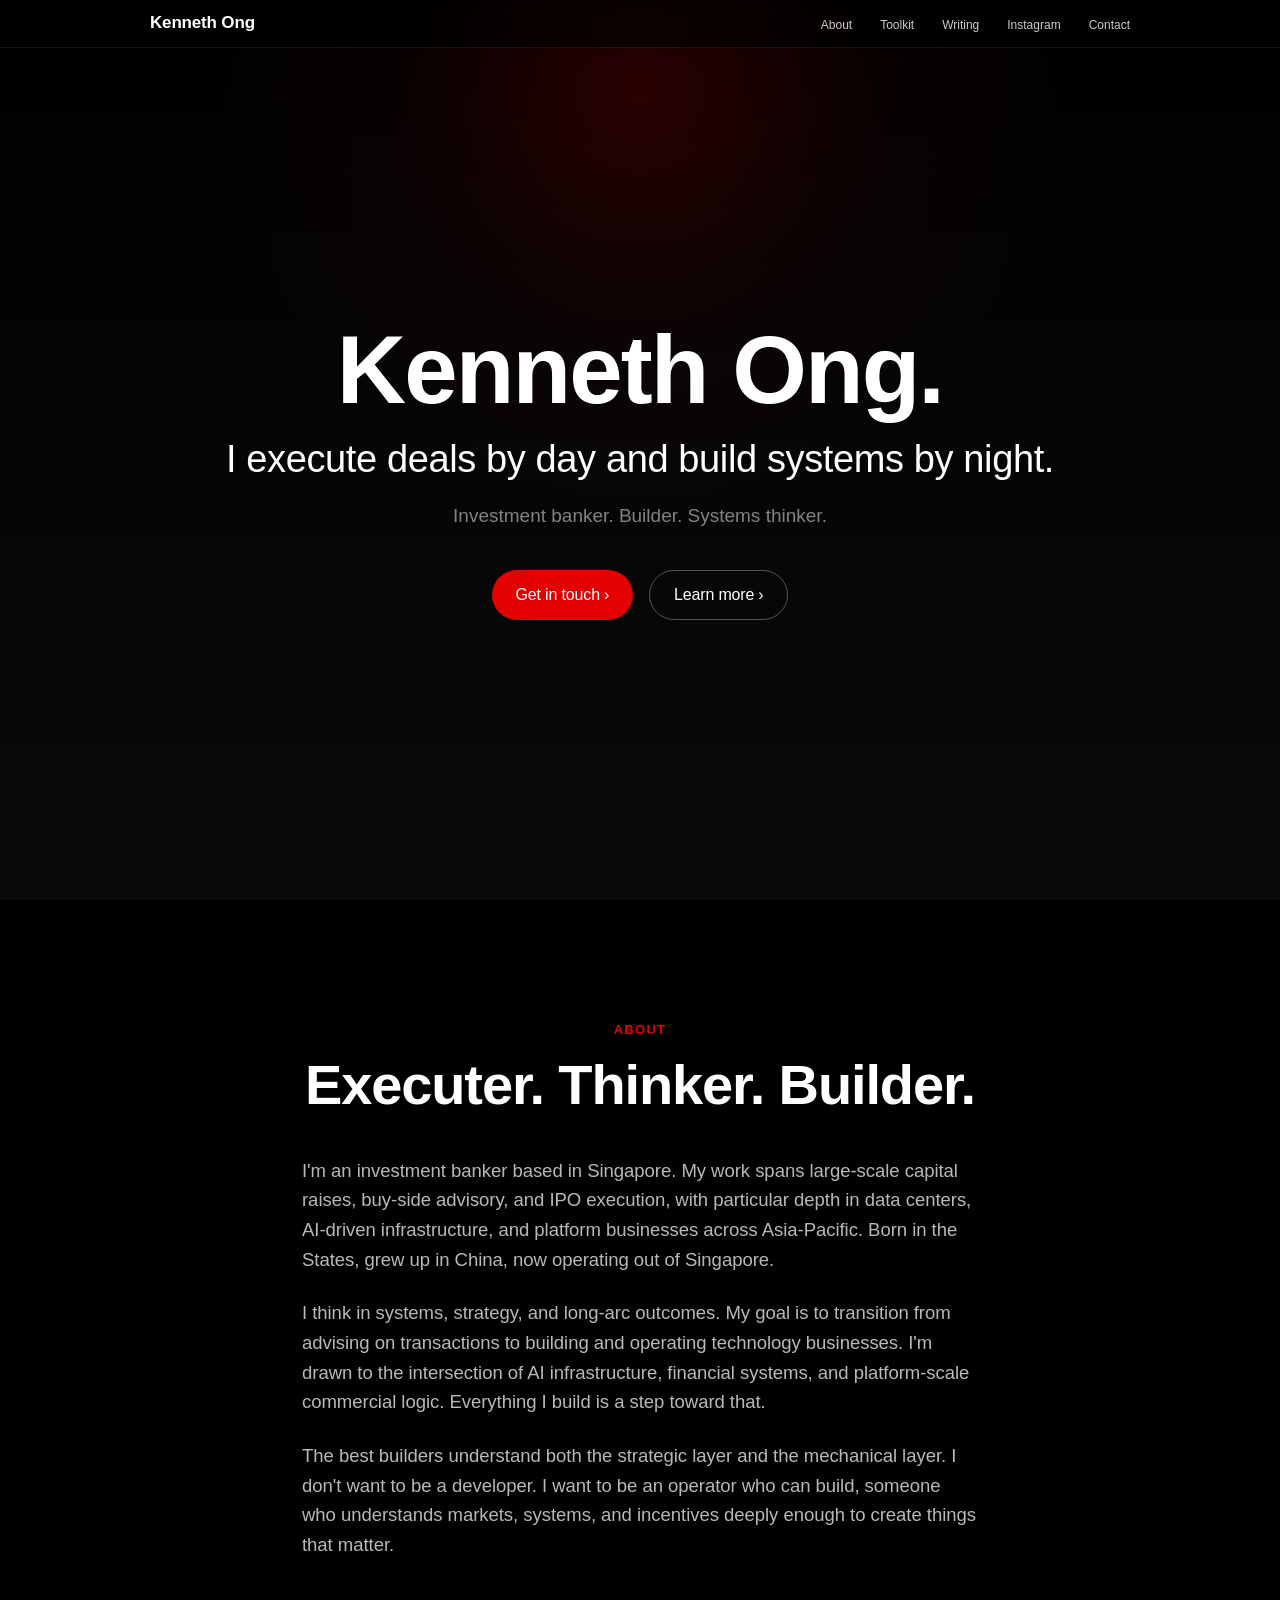
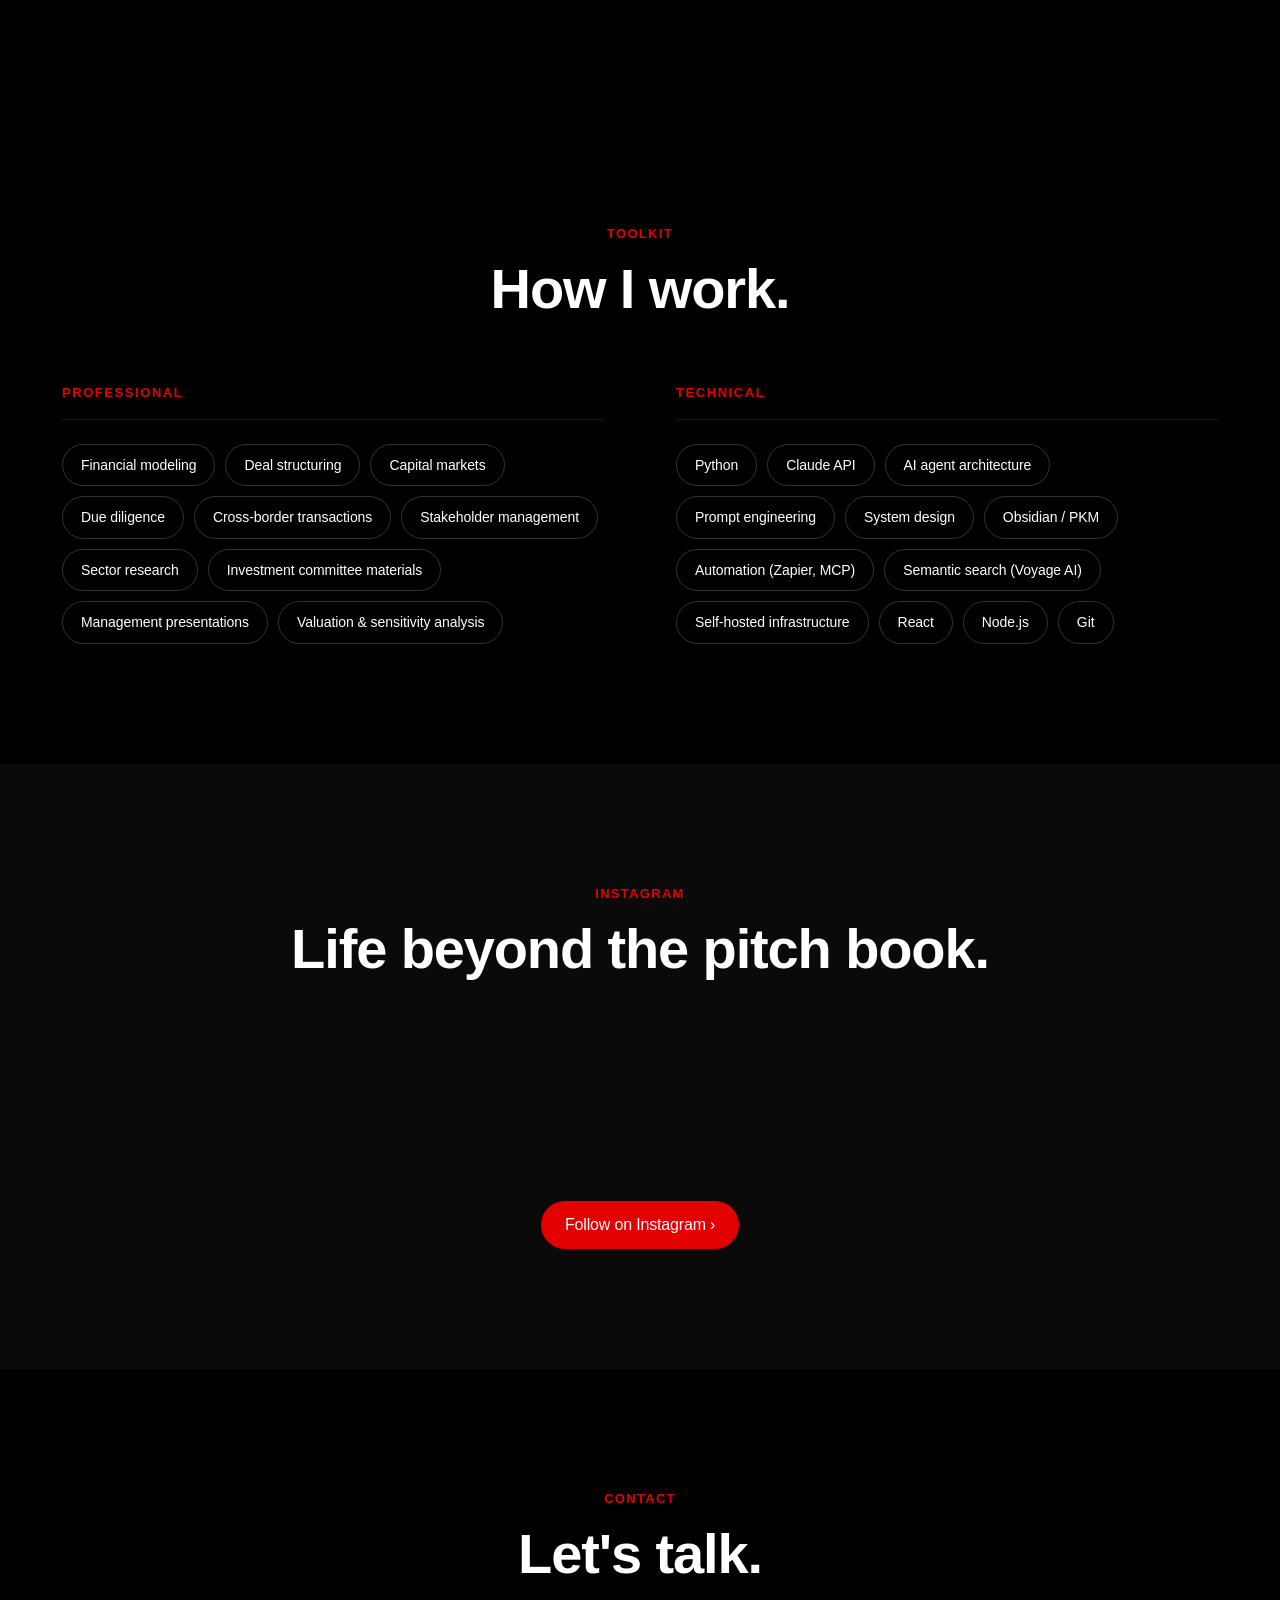
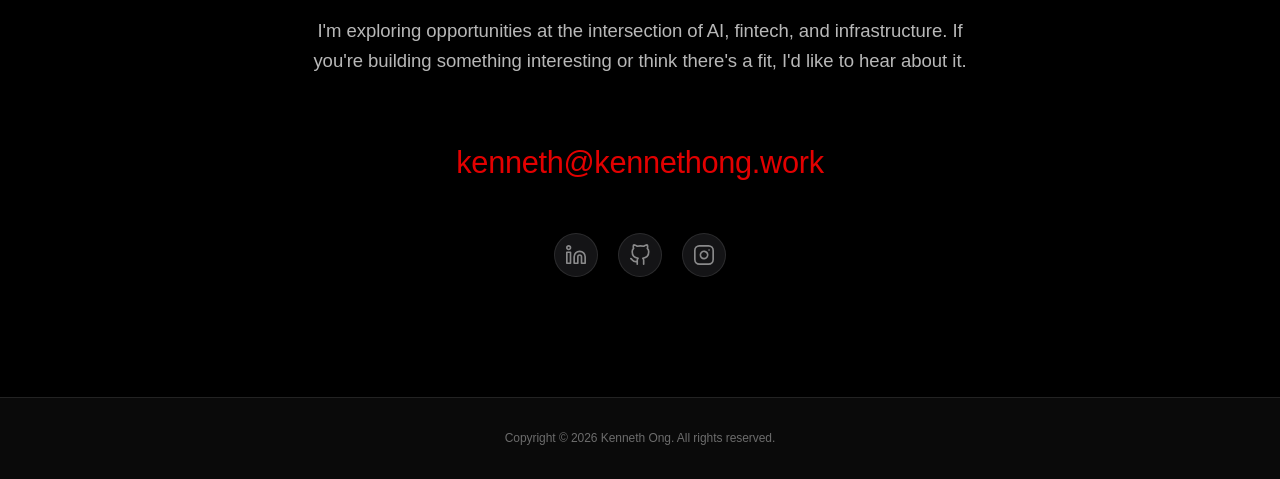
<file: index.html>
<!DOCTYPE html>
<html lang="en">
<head>
  <meta charset="UTF-8">
  <meta name="viewport" content="width=device-width, initial-scale=1.0">
  <title>Kenneth Ong</title>
  <meta name="description" content="Investment banking analyst and AI builder based in Singapore.">
  <meta property="og:title" content="Kenneth Ong">
  <meta property="og:description" content="Investment banking analyst and AI builder based in Singapore.">
  <meta property="og:type" content="website">
  <meta name="twitter:card" content="summary">
  <meta name="twitter:title" content="Kenneth Ong">
  <meta name="twitter:description" content="Investment banking analyst and AI builder based in Singapore.">
  <link rel="icon" type="image/svg+xml" href="data:image/svg+xml;utf8,<svg xmlns='http://www.w3.org/2000/svg' viewBox='0 0 100 100'><rect width='100' height='100' rx='20' fill='%23000000'/><text x='50' y='68' font-family='Helvetica, Arial, sans-serif' font-size='44' font-weight='700' fill='%23e30000' text-anchor='middle'>KO</text></svg>">
  <meta name="theme-color" content="#000000">
  <link rel="stylesheet" href="styles.css">
</head>
<body>
  <nav class="nav">
    <div class="nav-container">
      <a href="#" class="nav-logo">Kenneth Ong</a>
      <ul class="nav-links">
        <li><a href="#about">About</a></li>
        <li><a href="#toolkit">Toolkit</a></li>
        <li><a href="/blog/">Writing</a></li>
        <li><a href="#instagram">Instagram</a></li>
        <li><a href="#contact">Contact</a></li>
      </ul>
      <button class="nav-toggle" aria-label="Toggle menu">
        <span></span>
        <span></span>
      </button>
    </div>
  </nav>

  <section class="hero">
    <div class="hero-content">
      <h1 class="hero-name">Kenneth Ong.</h1>
      <h2 class="hero-tagline">I execute deals by day and build systems by night.</h2>
      <p class="hero-sub">Investment banker. Builder. Systems thinker.</p>
      <div class="hero-actions">
        <a href="#contact" class="btn btn-primary">Get in touch <span aria-hidden="true">›</span></a>
        <a href="#about" class="btn btn-secondary">Learn more <span aria-hidden="true">›</span></a>
      </div>
    </div>
  </section>

  <section id="about" class="section section-light">
    <div class="container-narrow">
      <p class="eyebrow">About</p>
      <h2 class="headline">Executer. Thinker. Builder.</h2>
      <p class="lead">
        I'm an investment banker based in Singapore. My work spans large-scale capital
        raises, buy-side advisory, and IPO execution, with particular depth in data
        centers, AI-driven infrastructure, and platform businesses across Asia-Pacific.
        Born in the States, grew up in China, now operating out of Singapore.
      </p>
      <p class="lead">
        I think in systems, strategy, and long-arc outcomes. My goal is to transition from
        advising on transactions to building and operating technology businesses. I'm drawn
        to the intersection of AI infrastructure, financial systems, and platform-scale
        commercial logic. Everything I build is a step toward that.
      </p>
      <p class="lead">
        The best builders understand both the strategic layer and the mechanical layer.
        I don't want to be a developer. I want to be an operator who can build, someone
        who understands markets, systems, and incentives deeply enough to create things
        that matter.
      </p>
    </div>
  </section>

  <section id="toolkit" class="section section-light">
    <div class="container">
      <p class="eyebrow">Toolkit</p>
      <h2 class="headline">How I work.</h2>
      <div class="toolkit-columns">
        <div class="toolkit-block">
          <h3>Professional</h3>
          <div class="toolkit-tags">
            <span class="toolkit-tag">Financial modeling</span>
            <span class="toolkit-tag">Deal structuring</span>
            <span class="toolkit-tag">Capital markets</span>
            <span class="toolkit-tag">Due diligence</span>
            <span class="toolkit-tag">Cross-border transactions</span>
            <span class="toolkit-tag">Stakeholder management</span>
            <span class="toolkit-tag">Sector research</span>
            <span class="toolkit-tag">Investment committee materials</span>
            <span class="toolkit-tag">Management presentations</span>
            <span class="toolkit-tag">Valuation &amp; sensitivity analysis</span>
          </div>
        </div>
        <div class="toolkit-block">
          <h3>Technical</h3>
          <div class="toolkit-tags">
            <span class="toolkit-tag">Python</span>
            <span class="toolkit-tag">Claude API</span>
            <span class="toolkit-tag">AI agent architecture</span>
            <span class="toolkit-tag">Prompt engineering</span>
            <span class="toolkit-tag">System design</span>
            <span class="toolkit-tag">Obsidian / PKM</span>
            <span class="toolkit-tag">Automation (Zapier, MCP)</span>
            <span class="toolkit-tag">Semantic search (Voyage AI)</span>
            <span class="toolkit-tag">Self-hosted infrastructure</span>
            <span class="toolkit-tag">React</span>
            <span class="toolkit-tag">Node.js</span>
            <span class="toolkit-tag">Git</span>
          </div>
        </div>
      </div>
    </div>
  </section>

  <section id="instagram" class="section section-off">
    <div class="container">
      <p class="eyebrow">Instagram</p>
      <h2 class="headline">Life beyond the pitch book.</h2>
      <p class="lead lead-center">Follow along <a href="https://www.instagram.com/kennneth.ong/" target="_blank" rel="noopener noreferrer" class="inline-link">@kennneth.ong</a></p>
      <div class="instagram-grid">
        <blockquote class="instagram-media" data-instgrm-permalink="https://www.instagram.com/p/DWLlogSFNjj/" data-instgrm-version="14"></blockquote>
        <blockquote class="instagram-media" data-instgrm-permalink="https://www.instagram.com/p/DWLYj46mFkC/" data-instgrm-version="14"></blockquote>
        <blockquote class="instagram-media" data-instgrm-permalink="https://www.instagram.com/p/DWLUqekmL1m/" data-instgrm-version="14"></blockquote>
        <blockquote class="instagram-media" data-instgrm-permalink="https://www.instagram.com/reel/DWLKU1GjC3B/" data-instgrm-version="14"></blockquote>
        <blockquote class="instagram-media" data-instgrm-permalink="https://www.instagram.com/reel/DWLKFW8jI_J/" data-instgrm-version="14"></blockquote>
        <blockquote class="instagram-media" data-instgrm-permalink="https://www.instagram.com/reel/DWLIfNGDCBO/" data-instgrm-version="14"></blockquote>
        <blockquote class="instagram-media" data-instgrm-permalink="https://www.instagram.com/p/DWKFBEiE6YS/" data-instgrm-version="14"></blockquote>
        <blockquote class="instagram-media" data-instgrm-permalink="https://www.instagram.com/p/DWKByLQDyVQ/" data-instgrm-version="14"></blockquote>
        <blockquote class="instagram-media" data-instgrm-permalink="https://www.instagram.com/p/DWJ9q-6GJUD/" data-instgrm-version="14"></blockquote>
      </div>
      <div class="center-cta">
        <a href="https://www.instagram.com/kennneth.ong/" target="_blank" rel="noopener noreferrer" class="btn btn-primary">Follow on Instagram <span aria-hidden="true">›</span></a>
      </div>
    </div>
  </section>

  <section id="contact" class="section section-light contact">
    <div class="container-narrow">
      <p class="eyebrow">Contact</p>
      <h2 class="headline">Let's talk.</h2>
      <p class="lead lead-center">
        I'm exploring opportunities at the intersection of AI, fintech, and infrastructure.
        If you're building something interesting or think there's a fit, I'd like to hear
        about it.
      </p>
      <a href="mailto:kenneth@kennethong.work" class="email-link">kenneth@kennethong.work</a>
      <div class="social-links">
        <a href="https://www.linkedin.com/in/kennnethong/" target="_blank" rel="noopener noreferrer" aria-label="LinkedIn">
          <svg xmlns="http://www.w3.org/2000/svg" width="22" height="22" viewBox="0 0 24 24" fill="none" stroke="currentColor" stroke-width="1.8" stroke-linecap="round" stroke-linejoin="round"><path d="M16 8a6 6 0 0 1 6 6v7h-4v-7a2 2 0 0 0-2-2 2 2 0 0 0-2 2v7h-4v-7a6 6 0 0 1 6-6z"></path><rect x="2" y="9" width="4" height="12"></rect><circle cx="4" cy="4" r="2"></circle></svg>
        </a>
        <a href="https://github.com/kennnethong" target="_blank" rel="noopener noreferrer" aria-label="GitHub">
          <svg xmlns="http://www.w3.org/2000/svg" width="22" height="22" viewBox="0 0 24 24" fill="none" stroke="currentColor" stroke-width="1.8" stroke-linecap="round" stroke-linejoin="round"><path d="M9 19c-5 1.5-5-2.5-7-3m14 6v-3.87a3.37 3.37 0 0 0-.94-2.61c3.14-.35 6.44-1.54 6.44-7A5.44 5.44 0 0 0 20 4.77 5.07 5.07 0 0 0 19.91 1S18.73.65 16 2.48a13.38 13.38 0 0 0-7 0C6.27.65 5.09 1 5.09 1A5.07 5.07 0 0 0 5 4.77a5.44 5.44 0 0 0-1.5 3.78c0 5.42 3.3 6.61 6.44 7A3.37 3.37 0 0 0 9 18.13V22"></path></svg>
        </a>
        <a href="https://www.instagram.com/kennneth.ong/" target="_blank" rel="noopener noreferrer" aria-label="Instagram">
          <svg xmlns="http://www.w3.org/2000/svg" width="22" height="22" viewBox="0 0 24 24" fill="none" stroke="currentColor" stroke-width="1.8" stroke-linecap="round" stroke-linejoin="round"><rect x="2" y="2" width="20" height="20" rx="5" ry="5"></rect><path d="M16 11.37A4 4 0 1 1 12.63 8 4 4 0 0 1 16 11.37z"></path><line x1="17.5" y1="6.5" x2="17.51" y2="6.5"></line></svg>
        </a>
      </div>
    </div>
  </section>

  <footer class="footer">
    <div class="container">
      <p>Copyright &copy; 2026 Kenneth Ong. All rights reserved.</p>
    </div>
  </footer>

  <script src="script.js"></script>
  <script async src="//www.instagram.com/embed.js"></script>
</body>
</html>
</file>
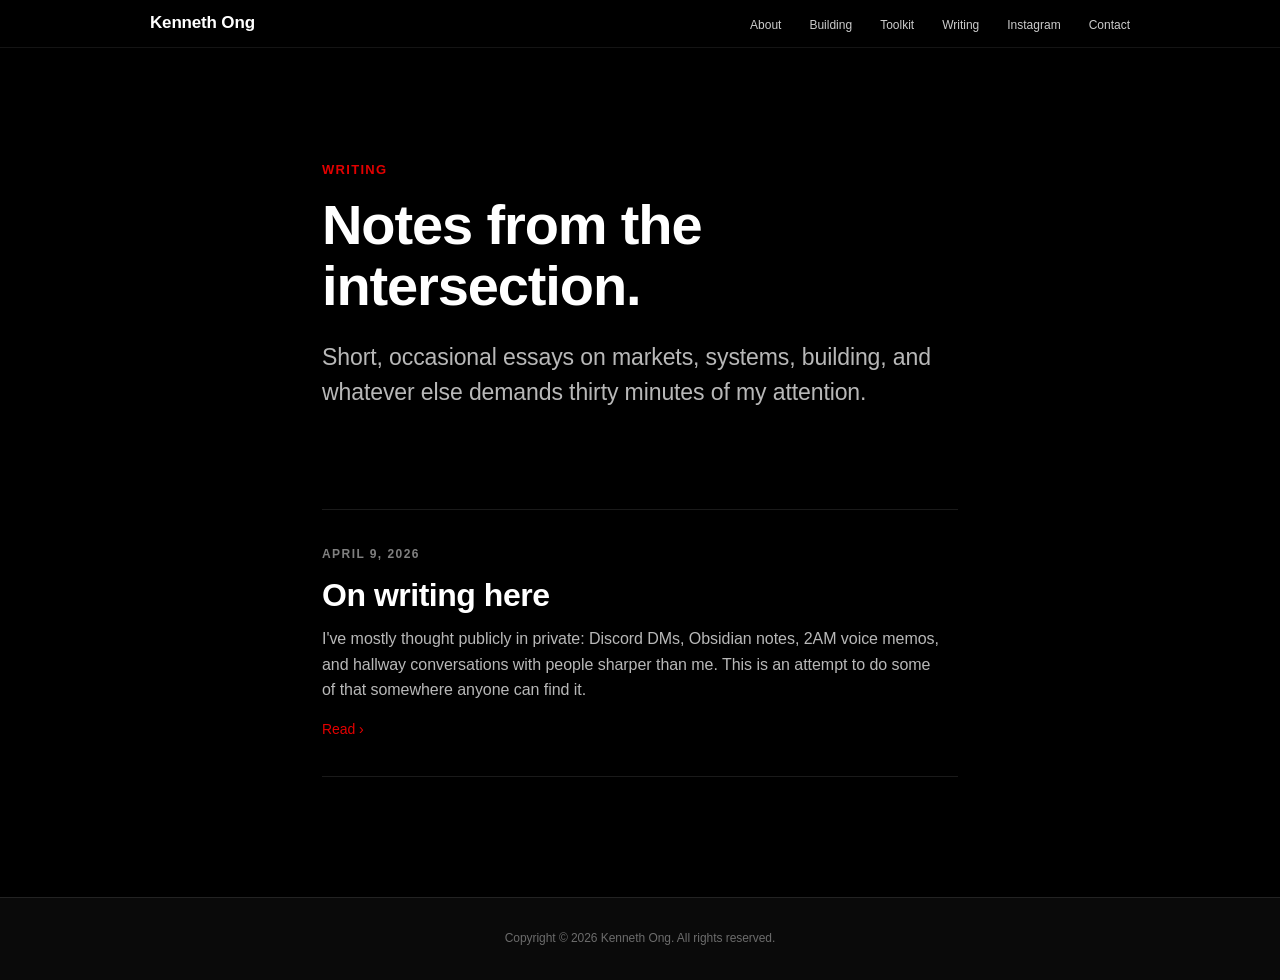
<file: blog/index.html>
<!DOCTYPE html>
<html lang="en">
<head>
  <meta charset="UTF-8">
  <meta name="viewport" content="width=device-width, initial-scale=1.0">
  <title>Writing | Kenneth Ong</title>
  <meta name="description" content="Occasional essays by Kenneth Ong on markets, systems, and building at the intersection of finance and AI.">
  <meta property="og:title" content="Writing | Kenneth Ong">
  <meta property="og:description" content="Occasional essays on markets, systems, and building at the intersection of finance and AI.">
  <meta property="og:type" content="website">
  <meta name="twitter:card" content="summary">
  <meta name="twitter:title" content="Writing | Kenneth Ong">
  <meta name="twitter:description" content="Occasional essays on markets, systems, and building at the intersection of finance and AI.">
  <link rel="icon" type="image/svg+xml" href="data:image/svg+xml;utf8,<svg xmlns='http://www.w3.org/2000/svg' viewBox='0 0 100 100'><rect width='100' height='100' rx='20' fill='%23000000'/><text x='50' y='68' font-family='Helvetica, Arial, sans-serif' font-size='44' font-weight='700' fill='%23e30000' text-anchor='middle'>KO</text></svg>">
  <meta name="theme-color" content="#000000">
  <link rel="stylesheet" href="/styles.css">
</head>
<body>
  <nav class="nav">
    <div class="nav-container">
      <a href="/" class="nav-logo">Kenneth Ong</a>
      <ul class="nav-links">
        <li><a href="/#about">About</a></li>
        <li><a href="/#building">Building</a></li>
        <li><a href="/#toolkit">Toolkit</a></li>
        <li><a href="/blog/">Writing</a></li>
        <li><a href="/#instagram">Instagram</a></li>
        <li><a href="/#contact">Contact</a></li>
      </ul>
      <button class="nav-toggle" aria-label="Toggle menu">
        <span></span>
        <span></span>
      </button>
    </div>
  </nav>

  <section class="blog-intro">
    <div class="container-prose">
      <p class="eyebrow">Writing</p>
      <h1 class="headline blog-headline">Notes from the intersection.</h1>
      <p class="blog-intro-lead">
        Short, occasional essays on markets, systems, building, and whatever
        else demands thirty minutes of my attention.
      </p>
    </div>
  </section>

  <section class="post-list-section">
    <div class="container-prose">
      <ul class="post-list">
        <li>
          <a href="/blog/posts/2026-04-09-on-writing-here.html" class="post-card">
            <time class="post-card-date" datetime="2026-04-09">April 9, 2026</time>
            <h2 class="post-card-title">On writing here</h2>
            <p class="post-card-excerpt">
              I've mostly thought publicly in private: Discord DMs, Obsidian
              notes, 2AM voice memos, and hallway conversations with people
              sharper than me. This is an attempt to do some of that somewhere
              anyone can find it.
            </p>
            <span class="post-card-more">Read <span aria-hidden="true">›</span></span>
          </a>
        </li>
      </ul>
    </div>
  </section>

  <footer class="footer">
    <div class="container">
      <p>Copyright &copy; 2026 Kenneth Ong. All rights reserved.</p>
    </div>
  </footer>

  <script src="/script.js"></script>
</body>
</html>
</file>
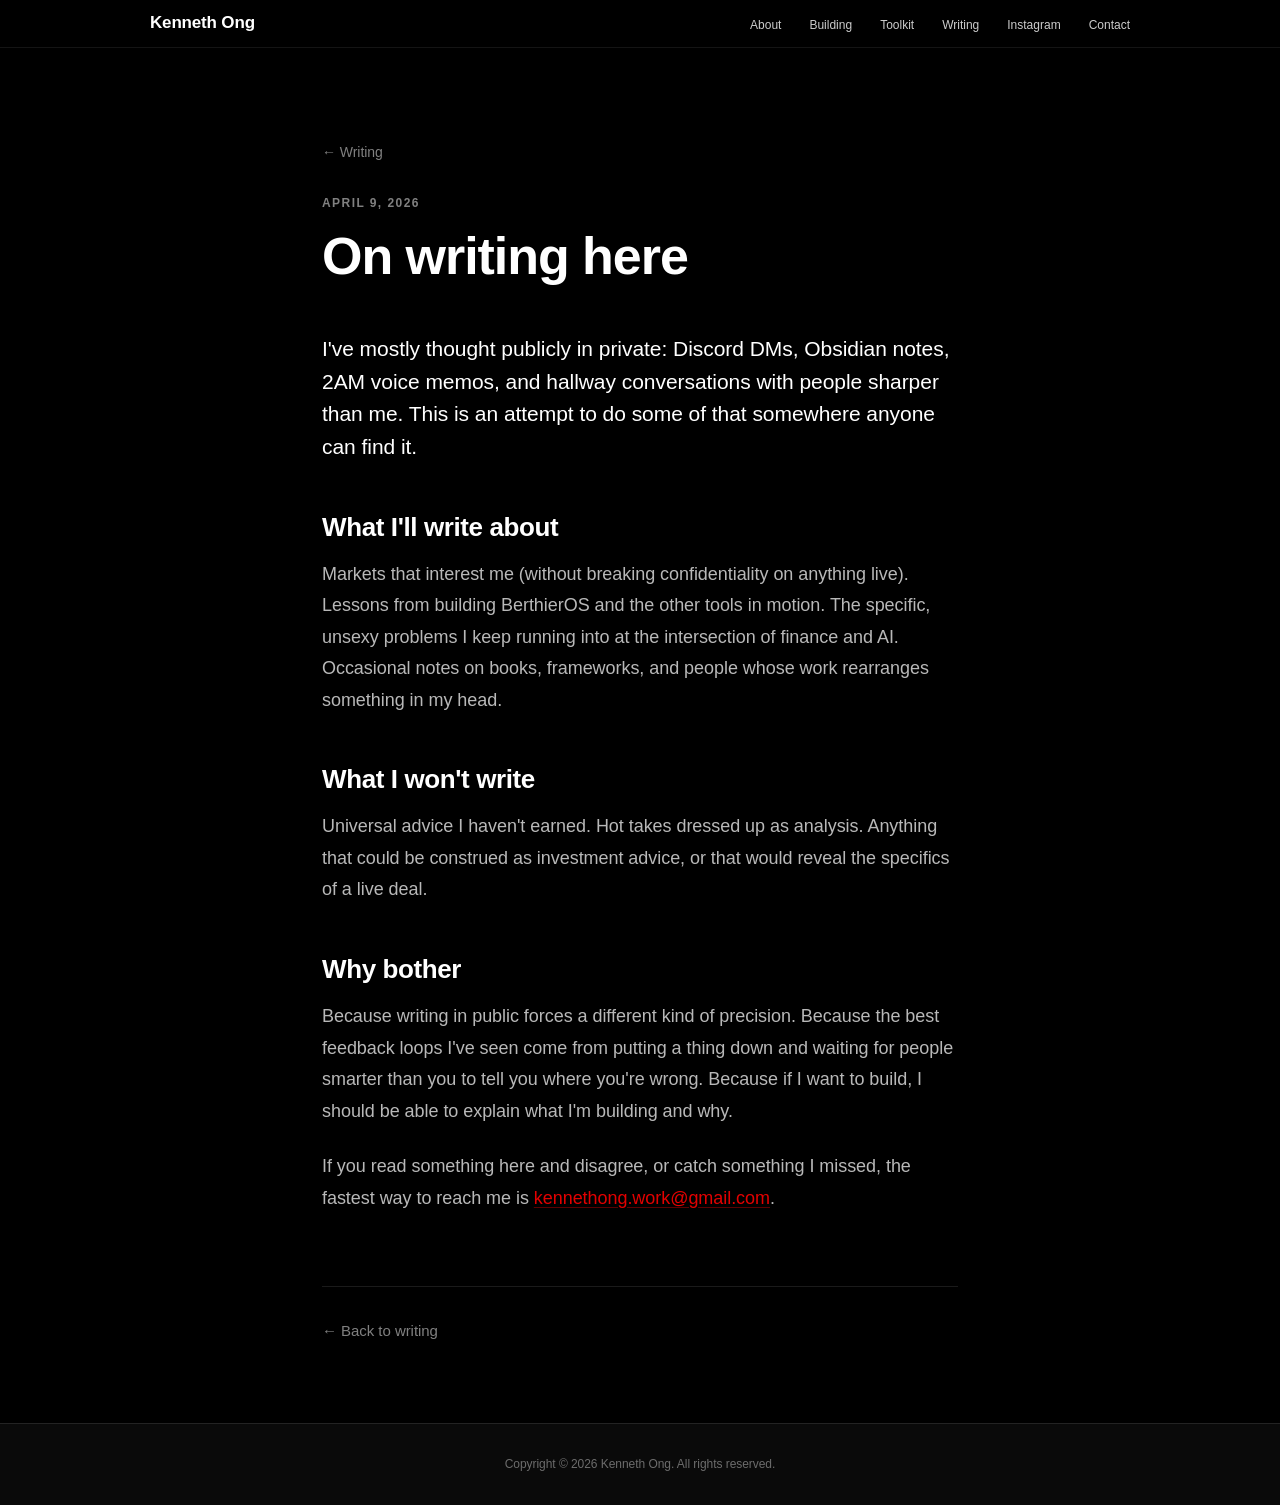
<file: blog/posts/2026-04-09-on-writing-here.html>
<!DOCTYPE html>
<html lang="en">
<head>
  <meta charset="UTF-8">
  <meta name="viewport" content="width=device-width, initial-scale=1.0">
  <title>On writing here | Kenneth Ong</title>
  <meta name="description" content="Why I'm writing in public: what I'll cover, what I won't, and why the feedback loop matters.">
  <meta property="og:title" content="On writing here">
  <meta property="og:description" content="Why I'm writing in public: what I'll cover, what I won't, and why the feedback loop matters.">
  <meta property="og:type" content="article">
  <meta name="twitter:card" content="summary">
  <meta name="twitter:title" content="On writing here">
  <meta name="twitter:description" content="Why I'm writing in public: what I'll cover, what I won't, and why the feedback loop matters.">
  <link rel="icon" type="image/svg+xml" href="data:image/svg+xml;utf8,<svg xmlns='http://www.w3.org/2000/svg' viewBox='0 0 100 100'><rect width='100' height='100' rx='20' fill='%23000000'/><text x='50' y='68' font-family='Helvetica, Arial, sans-serif' font-size='44' font-weight='700' fill='%23e30000' text-anchor='middle'>KO</text></svg>">
  <meta name="theme-color" content="#000000">
  <link rel="stylesheet" href="/styles.css">
</head>
<body>
  <nav class="nav">
    <div class="nav-container">
      <a href="/" class="nav-logo">Kenneth Ong</a>
      <ul class="nav-links">
        <li><a href="/#about">About</a></li>
        <li><a href="/#building">Building</a></li>
        <li><a href="/#toolkit">Toolkit</a></li>
        <li><a href="/blog/">Writing</a></li>
        <li><a href="/#instagram">Instagram</a></li>
        <li><a href="/#contact">Contact</a></li>
      </ul>
      <button class="nav-toggle" aria-label="Toggle menu">
        <span></span>
        <span></span>
      </button>
    </div>
  </nav>

  <article class="post">
    <div class="container-prose">
      <header class="post-header">
        <a href="/blog/" class="post-back-top">&larr; Writing</a>
        <time datetime="2026-04-09" class="post-date">April 9, 2026</time>
        <h1 class="post-title">On writing here</h1>
      </header>

      <div class="post-content">
        <p class="post-lead">
          I've mostly thought publicly in private: Discord DMs, Obsidian notes,
          2AM voice memos, and hallway conversations with people sharper than
          me. This is an attempt to do some of that somewhere anyone can find it.
        </p>

        <h2>What I'll write about</h2>
        <p>
          Markets that interest me (without breaking confidentiality on anything
          live). Lessons from building BerthierOS and the other tools in motion.
          The specific, unsexy problems I keep running into at the intersection
          of finance and AI. Occasional notes on books, frameworks, and people
          whose work rearranges something in my head.
        </p>

        <h2>What I won't write</h2>
        <p>
          Universal advice I haven't earned. Hot takes dressed up as analysis.
          Anything that could be construed as investment advice, or that would
          reveal the specifics of a live deal.
        </p>

        <h2>Why bother</h2>
        <p>
          Because writing in public forces a different kind of precision.
          Because the best feedback loops I've seen come from putting a thing
          down and waiting for people smarter than you to tell you where you're
          wrong. Because if I want to build, I should be able to explain what
          I'm building and why.
        </p>

        <p>
          If you read something here and disagree, or catch something I missed,
          the fastest way to reach me is
          <a href="mailto:kennethong.work@gmail.com">kennethong.work@gmail.com</a>.
        </p>
      </div>

      <footer class="post-footer">
        <a href="/blog/" class="post-back">&larr; Back to writing</a>
      </footer>
    </div>
  </article>

  <footer class="footer">
    <div class="container">
      <p>Copyright &copy; 2026 Kenneth Ong. All rights reserved.</p>
    </div>
  </footer>

  <script src="/script.js"></script>
</body>
</html>
</file>
<file: styles.css>
/* ===== Reset & Variables ===== */
*,
*::before,
*::after {
  margin: 0;
  padding: 0;
  box-sizing: border-box;
}

:root {
  --color-white: #ffffff;
  --color-bg: #000000;
  --color-bg-elevated: #0a0a0a;
  --color-card: #141416;
  --color-card-hover: #1a1a1c;
  --color-text: #ffffff;
  --color-text-secondary: rgba(255, 255, 255, 0.72);
  --color-text-tertiary: rgba(255, 255, 255, 0.5);
  --color-text-muted: rgba(255, 255, 255, 0.4);
  --color-border: rgba(255, 255, 255, 0.1);
  --color-border-strong: rgba(255, 255, 255, 0.2);
  --color-red: #e30000;
  --color-red-hover: #ff1a1a;
  --color-red-light: #ff453a;
  --font-sans: -apple-system, BlinkMacSystemFont, 'SF Pro Display', 'SF Pro Text', 'Helvetica Neue', Helvetica, Arial, sans-serif;
  --max-width: 1200px;
  --narrow-width: 720px;
  --transition: 0.4s cubic-bezier(0.4, 0, 0.2, 1);
}

html {
  scroll-behavior: smooth;
  scroll-padding-top: 56px;
  -webkit-font-smoothing: antialiased;
  -moz-osx-font-smoothing: grayscale;
  background: var(--color-bg);
}

body {
  font-family: var(--font-sans);
  background-color: var(--color-bg);
  color: var(--color-text);
  line-height: 1.47;
  overflow-x: hidden;
  font-weight: 400;
  letter-spacing: -0.003em;
}

a {
  color: var(--color-red);
  text-decoration: none;
  transition: color var(--transition);
}

a:hover {
  text-decoration: underline;
}

ul {
  list-style: none;
}

strong {
  font-weight: 600;
  color: var(--color-white);
}

/* ===== Navigation ===== */
.nav {
  position: fixed;
  top: 0;
  left: 0;
  right: 0;
  z-index: 9999;
  background: rgba(0, 0, 0, 0.72);
  backdrop-filter: saturate(180%) blur(20px);
  -webkit-backdrop-filter: saturate(180%) blur(20px);
  border-bottom: 1px solid rgba(255, 255, 255, 0.08);
  height: 48px;
}

.nav-container {
  max-width: 1024px;
  margin: 0 auto;
  padding: 0 22px;
  height: 100%;
  display: flex;
  align-items: center;
  justify-content: space-between;
}

.nav-logo {
  font-size: 17px;
  font-weight: 600;
  color: var(--color-white);
  letter-spacing: -0.01em;
}

.nav-logo:hover {
  text-decoration: none;
  opacity: 0.7;
}

.nav-links {
  display: flex;
  gap: 28px;
}

.nav-links a {
  color: var(--color-white);
  font-size: 12px;
  font-weight: 400;
  opacity: 0.8;
  letter-spacing: 0;
  transition: opacity var(--transition);
}

.nav-links a:hover {
  opacity: 1;
  text-decoration: none;
}

.nav-toggle {
  display: none;
  flex-direction: column;
  gap: 4px;
  background: none;
  border: none;
  cursor: pointer;
  padding: 4px;
}

.nav-toggle span {
  display: block;
  width: 18px;
  height: 1px;
  background: var(--color-white);
  transition: all var(--transition);
}

/* ===== Hero ===== */
.hero {
  min-height: 100vh;
  display: flex;
  align-items: center;
  justify-content: center;
  text-align: center;
  padding: 120px 22px 80px;
  background: linear-gradient(180deg, #000000 0%, #0a0a0a 100%);
  position: relative;
  overflow: hidden;
}

.hero::before {
  content: '';
  position: absolute;
  top: -40%;
  left: 50%;
  transform: translateX(-50%);
  width: 900px;
  height: 900px;
  background: radial-gradient(circle, rgba(227, 0, 0, 0.18) 0%, rgba(227, 0, 0, 0.04) 35%, transparent 70%);
  pointer-events: none;
}

.hero-content {
  position: relative;
  z-index: 1;
  max-width: 920px;
}

.hero-name {
  font-size: clamp(48px, 8vw, 96px);
  font-weight: 700;
  letter-spacing: -0.02em;
  line-height: 1.05;
  color: var(--color-white);
  margin-bottom: 16px;
}

.hero-tagline {
  font-size: clamp(24px, 3.5vw, 38px);
  font-weight: 500;
  color: var(--color-white);
  letter-spacing: -0.01em;
  line-height: 1.2;
  margin-bottom: 20px;
}

.hero-sub {
  font-size: clamp(16px, 1.5vw, 19px);
  color: var(--color-text-tertiary);
  font-weight: 400;
  margin-bottom: 40px;
  letter-spacing: 0;
}

.hero-actions {
  display: flex;
  gap: 16px;
  justify-content: center;
  flex-wrap: wrap;
}

/* ===== Buttons ===== */
.btn {
  display: inline-flex;
  align-items: center;
  gap: 4px;
  padding: 12px 24px;
  border-radius: 980px;
  font-size: 16px;
  font-weight: 500;
  letter-spacing: -0.01em;
  transition: all var(--transition);
  cursor: pointer;
  text-decoration: none;
  border: none;
  white-space: nowrap;
}

.btn:hover {
  text-decoration: none;
}

.btn-primary {
  background: var(--color-red);
  color: var(--color-white);
}

.btn-primary:hover {
  background: var(--color-red-hover);
  transform: scale(1.02);
  box-shadow: 0 8px 30px rgba(227, 0, 0, 0.3);
}

.btn-secondary {
  background: transparent;
  color: var(--color-white);
  border: 1px solid rgba(255, 255, 255, 0.3);
}

.btn-secondary:hover {
  background: var(--color-white);
  color: var(--color-bg);
  border-color: var(--color-white);
  transform: scale(1.02);
}

/* ===== Sections ===== */
.section {
  padding: 120px 22px;
}

.section-light {
  background: var(--color-bg);
}

.section-off {
  background: var(--color-bg-elevated);
}

.section-dark {
  background: var(--color-bg);
  color: var(--color-white);
}

.container {
  max-width: var(--max-width);
  margin: 0 auto;
  padding: 0 22px;
}

.container-narrow {
  max-width: var(--narrow-width);
  margin: 0 auto;
  padding: 0 22px;
  text-align: center;
}

.eyebrow {
  font-size: 13px;
  font-weight: 600;
  color: var(--color-red);
  text-transform: uppercase;
  letter-spacing: 0.1em;
  margin-bottom: 16px;
  text-align: center;
}

.eyebrow-light {
  color: var(--color-red-light);
}

.headline {
  font-size: clamp(36px, 4.5vw, 56px);
  font-weight: 700;
  letter-spacing: -0.02em;
  line-height: 1.08;
  color: var(--color-white);
  margin-bottom: 40px;
  text-align: center;
}

.headline-light {
  color: var(--color-white);
}

.lead {
  font-size: clamp(17px, 1.45vw, 20px);
  color: var(--color-text-secondary);
  line-height: 1.6;
  font-weight: 400;
  letter-spacing: -0.003em;
  margin-bottom: 24px;
  text-align: left;
}

.container-narrow .lead {
  text-align: left;
}

.lead-center {
  text-align: center !important;
}

.inline-link {
  color: var(--color-red);
  font-weight: 500;
}

.center-cta {
  text-align: center;
  margin-top: 48px;
}

/* ===== Building (Projects) ===== */
.building-grid {
  display: grid;
  grid-template-columns: repeat(2, minmax(0, 1fr));
  gap: 20px;
  margin-top: 64px;
}

.building-card {
  background: var(--color-card);
  border: 1px solid var(--color-border);
  border-radius: 22px;
  padding: 36px;
  display: flex;
  flex-direction: column;
  transition: all var(--transition);
}

.building-card:hover {
  background: var(--color-card-hover);
  border-color: var(--color-border-strong);
  transform: translateY(-4px);
  box-shadow: 0 24px 48px rgba(0, 0, 0, 0.5);
}

.building-card--featured {
  grid-column: 1 / -1;
  background: linear-gradient(180deg, #18181a 0%, #0e0e10 100%);
  padding: 48px;
  border: 1px solid rgba(255, 69, 58, 0.25);
  position: relative;
  overflow: hidden;
}

.building-card--featured::before {
  content: '';
  position: absolute;
  top: -100px;
  right: -100px;
  width: 400px;
  height: 400px;
  background: radial-gradient(circle, rgba(227, 0, 0, 0.12) 0%, transparent 70%);
  pointer-events: none;
}

.building-card--featured:hover {
  border-color: rgba(255, 69, 58, 0.5);
  box-shadow: 0 24px 48px rgba(227, 0, 0, 0.2);
}

.building-card--muted {
  opacity: 0.6;
}

.building-card--muted:hover {
  opacity: 1;
}

.building-card--wide {
  grid-column: 1 / -1;
}

.card-header {
  display: flex;
  justify-content: flex-start;
  align-items: center;
  gap: 12px;
  margin-bottom: 20px;
  position: relative;
  z-index: 1;
}

.card-title {
  font-size: 26px;
  font-weight: 700;
  letter-spacing: -0.015em;
  line-height: 1.15;
  color: var(--color-white);
  margin-bottom: 14px;
  position: relative;
  z-index: 1;
}

.building-card--featured .card-title {
  font-size: clamp(32px, 3.5vw, 42px);
}

.card-description {
  font-size: 15px;
  line-height: 1.6;
  color: var(--color-text-secondary);
  margin-bottom: 0;
  max-width: 100%;
  position: relative;
  z-index: 1;
}

.building-card--featured .card-description {
  font-size: 18px;
  max-width: 680px;
}

/* ===== Status Badges ===== */
.status-badge {
  padding: 5px 12px;
  border-radius: 980px;
  font-size: 10px;
  font-weight: 600;
  text-transform: uppercase;
  letter-spacing: 0.12em;
  white-space: nowrap;
  display: inline-flex;
  align-items: center;
  gap: 6px;
}

.status-badge--live {
  background: rgba(227, 0, 0, 0.15);
  color: var(--color-red-light);
  border: 1px solid rgba(227, 0, 0, 0.4);
}

.status-badge--live::before {
  content: '';
  width: 6px;
  height: 6px;
  border-radius: 50%;
  background: var(--color-red-light);
  box-shadow: 0 0 10px rgba(255, 69, 58, 0.8);
  animation: pulse 2s ease-in-out infinite;
}

@keyframes pulse {
  0%, 100% { opacity: 1; }
  50% { opacity: 0.5; }
}

.status-badge--dev {
  background: rgba(255, 255, 255, 0.06);
  color: rgba(255, 255, 255, 0.55);
  border: 1px solid rgba(255, 255, 255, 0.15);
}

/* ===== Toolkit ===== */
.toolkit-columns {
  display: grid;
  grid-template-columns: 1fr 1fr;
  gap: 72px;
  margin-top: 64px;
  align-items: start;
}

.toolkit-block h3 {
  font-size: 13px;
  font-weight: 600;
  text-transform: uppercase;
  letter-spacing: 0.12em;
  color: var(--color-red);
  margin-bottom: 24px;
  padding-bottom: 16px;
  border-bottom: 1px solid var(--color-border);
}

.toolkit-tags {
  display: flex;
  flex-wrap: wrap;
  gap: 10px;
}

.toolkit-tag {
  padding: 10px 18px;
  border: 1px solid var(--color-border-strong);
  border-radius: 980px;
  font-size: 14px;
  font-weight: 400;
  color: var(--color-white);
  background: transparent;
  transition: all var(--transition);
  cursor: default;
  letter-spacing: -0.005em;
}

.toolkit-tag:hover {
  border-color: var(--color-red);
  color: var(--color-red);
  transform: translateY(-1px);
  background: rgba(227, 0, 0, 0.08);
}

/* ===== Instagram ===== */
.instagram-grid {
  display: grid;
  grid-template-columns: repeat(3, minmax(0, 1fr));
  gap: 20px;
  max-width: 1100px;
  margin: 64px auto 0;
  align-items: start;
}

.instagram-grid .instagram-media {
  min-width: 0 !important;
  width: 100% !important;
  max-width: 100% !important;
  margin: 0 !important;
}

/* ===== Contact ===== */
.contact .headline {
  margin-bottom: 32px;
}

.email-link {
  display: inline-block;
  font-size: clamp(22px, 2.4vw, 32px);
  font-weight: 500;
  color: var(--color-red);
  margin: 40px 0 16px;
  letter-spacing: -0.01em;
  transition: all var(--transition);
  word-break: break-word;
}

.email-link:hover {
  color: var(--color-red-hover);
  text-decoration: none;
  transform: translateY(-1px);
}

.social-links {
  display: flex;
  justify-content: center;
  gap: 20px;
  margin-top: 32px;
}

.social-links a {
  color: var(--color-text-tertiary);
  width: 44px;
  height: 44px;
  border-radius: 50%;
  display: flex;
  align-items: center;
  justify-content: center;
  background: var(--color-card);
  border: 1px solid var(--color-border);
  transition: all var(--transition);
}

.social-links a:hover {
  color: var(--color-white);
  background: var(--color-red);
  border-color: var(--color-red);
  text-decoration: none;
  transform: translateY(-3px);
  box-shadow: 0 8px 20px rgba(227, 0, 0, 0.3);
}

/* ===== Footer ===== */
.footer {
  background: var(--color-bg-elevated);
  padding: 32px 22px;
  border-top: 1px solid var(--color-border);
}

.footer p {
  color: var(--color-text-muted);
  font-size: 12px;
  text-align: center;
}

/* ===== Animations ===== */
.fade-in {
  opacity: 0;
  transform: translateY(30px);
  transition: opacity 0.9s cubic-bezier(0.4, 0, 0.2, 1), transform 0.9s cubic-bezier(0.4, 0, 0.2, 1);
}

.fade-in.visible {
  opacity: 1;
  transform: translateY(0);
}

.building-card--muted.fade-in.visible {
  opacity: 0.6;
}

.building-card--muted.fade-in.visible:hover {
  opacity: 1;
}

/* ===== Responsive ===== */
@media (max-width: 900px) {
  .building-grid {
    grid-template-columns: 1fr;
  }

  .building-card--featured {
    padding: 36px;
  }

  .toolkit-columns {
    grid-template-columns: 1fr;
    gap: 48px;
  }

  .instagram-grid {
    grid-template-columns: repeat(2, minmax(0, 1fr));
    gap: 16px;
  }

  .section {
    padding: 80px 22px;
  }
}

@media (max-width: 734px) {
  .nav-links {
    position: fixed;
    top: 48px;
    left: 0;
    right: 0;
    background: rgba(0, 0, 0, 0.95);
    backdrop-filter: saturate(180%) blur(20px);
    -webkit-backdrop-filter: saturate(180%) blur(20px);
    flex-direction: column;
    align-items: center;
    padding: 24px 0;
    gap: 20px;
    transform: translateY(-120%);
    opacity: 0;
    pointer-events: none;
    transition: all var(--transition);
    border-bottom: 1px solid rgba(255, 255, 255, 0.08);
  }

  .nav-links.open {
    transform: translateY(0);
    opacity: 1;
    pointer-events: all;
  }

  .nav-links a {
    font-size: 17px;
  }

  .nav-toggle {
    display: flex;
  }

  .nav-toggle.active span:nth-child(1) {
    transform: rotate(45deg) translate(3px, 4px);
  }

  .nav-toggle.active span:nth-child(2) {
    transform: rotate(-45deg) translate(3px, -4px);
  }

  .hero-actions {
    flex-direction: column;
    align-items: center;
    gap: 12px;
    width: 100%;
  }

  .btn {
    width: 100%;
    max-width: 320px;
    justify-content: center;
  }

  .building-card {
    padding: 28px;
  }

  .building-card--featured {
    padding: 32px;
  }

  .card-title {
    font-size: 22px;
  }

  .building-card--featured .card-title {
    font-size: 26px;
  }

  .card-header {
    flex-wrap: wrap;
  }

  .instagram-grid {
    grid-template-columns: minmax(0, 1fr);
    gap: 16px;
  }

  .section {
    padding: 64px 22px;
  }

  .toolkit-columns {
    gap: 40px;
  }

  .email-link {
    font-size: 20px;
  }
}

/* ===== Blog ===== */
.container-prose {
  max-width: 680px;
  margin: 0 auto;
  padding: 0 22px;
}

.blog-intro {
  padding: 160px 22px 60px;
}

.blog-intro .eyebrow {
  text-align: left;
}

.blog-headline {
  text-align: left;
  margin-bottom: 24px;
}

.blog-intro-lead {
  font-size: clamp(19px, 1.8vw, 24px);
  color: var(--color-text-secondary);
  line-height: 1.5;
  font-weight: 400;
  letter-spacing: -0.005em;
  max-width: 620px;
}

.post-list-section {
  padding: 40px 22px 120px;
}

.post-list {
  list-style: none;
  padding: 0;
  margin: 0;
  border-top: 1px solid var(--color-border);
}

.post-list li {
  border-bottom: 1px solid var(--color-border);
}

.post-card {
  display: block;
  padding: 36px 0;
  color: var(--color-white);
  text-decoration: none;
  transition: all var(--transition);
}

.post-card:hover {
  text-decoration: none;
  padding-left: 12px;
}

.post-card-date {
  display: block;
  font-size: 12px;
  color: var(--color-text-tertiary);
  text-transform: uppercase;
  letter-spacing: 0.12em;
  font-weight: 600;
  margin-bottom: 12px;
}

.post-card-title {
  font-size: clamp(24px, 2.5vw, 32px);
  font-weight: 700;
  letter-spacing: -0.015em;
  line-height: 1.2;
  color: var(--color-white);
  margin-bottom: 12px;
  transition: color var(--transition);
}

.post-card:hover .post-card-title {
  color: var(--color-red);
}

.post-card-excerpt {
  font-size: 16px;
  line-height: 1.6;
  color: var(--color-text-secondary);
  margin-bottom: 14px;
  max-width: 620px;
}

.post-card-more {
  font-size: 14px;
  color: var(--color-red);
  font-weight: 500;
  letter-spacing: -0.005em;
}

/* ===== Individual Post ===== */
.post {
  padding: 140px 22px 80px;
}

.post-header {
  margin-bottom: 48px;
}

.post-back-top {
  display: inline-block;
  font-size: 14px;
  color: var(--color-text-tertiary);
  text-decoration: none;
  margin-bottom: 32px;
  font-weight: 500;
  transition: color var(--transition);
}

.post-back-top:hover {
  color: var(--color-red);
  text-decoration: none;
}

.post-date {
  display: block;
  font-size: 12px;
  color: var(--color-text-tertiary);
  text-transform: uppercase;
  letter-spacing: 0.12em;
  font-weight: 600;
  margin-bottom: 16px;
}

.post-title {
  font-size: clamp(32px, 4.5vw, 52px);
  font-weight: 700;
  letter-spacing: -0.02em;
  line-height: 1.1;
  color: var(--color-white);
  margin-bottom: 0;
}

.post-content {
  font-size: 18px;
  line-height: 1.75;
  color: var(--color-text-secondary);
}

.post-content p {
  margin-bottom: 24px;
}

.post-content .post-lead {
  font-size: 21px;
  color: var(--color-text);
  margin-bottom: 32px;
  line-height: 1.55;
}

.post-content h2 {
  font-size: 26px;
  font-weight: 700;
  color: var(--color-white);
  letter-spacing: -0.015em;
  line-height: 1.2;
  margin-top: 48px;
  margin-bottom: 16px;
}

.post-content h3 {
  font-size: 20px;
  font-weight: 600;
  color: var(--color-white);
  margin-top: 36px;
  margin-bottom: 12px;
}

.post-content ul,
.post-content ol {
  padding-left: 24px;
  margin-bottom: 24px;
}

.post-content ul {
  list-style: disc;
}

.post-content ol {
  list-style: decimal;
}

.post-content li {
  margin-bottom: 8px;
}

.post-content a {
  color: var(--color-red);
  text-decoration: underline;
  text-decoration-color: rgba(227, 0, 0, 0.4);
  text-underline-offset: 3px;
}

.post-content a:hover {
  color: var(--color-red-hover);
  text-decoration-color: var(--color-red-hover);
}

.post-content blockquote {
  border-left: 3px solid var(--color-red);
  padding-left: 24px;
  margin: 32px 0;
  color: var(--color-text);
  font-style: italic;
}

.post-content code {
  font-family: 'SF Mono', Menlo, Monaco, Consolas, monospace;
  background: rgba(255, 255, 255, 0.08);
  padding: 2px 6px;
  border-radius: 4px;
  font-size: 0.9em;
  color: var(--color-white);
}

.post-content pre {
  background: #0a0a0a;
  border: 1px solid var(--color-border);
  border-radius: 12px;
  padding: 20px;
  overflow-x: auto;
  margin: 24px 0;
  font-size: 14px;
}

.post-content pre code {
  background: none;
  padding: 0;
  color: var(--color-text);
}

.post-content strong {
  color: var(--color-white);
  font-weight: 600;
}

.post-content em {
  font-style: italic;
}

.post-footer {
  margin-top: 72px;
  padding-top: 32px;
  border-top: 1px solid var(--color-border);
}

.post-back {
  display: inline-block;
  font-size: 15px;
  color: var(--color-text-tertiary);
  font-weight: 500;
  transition: color var(--transition);
}

.post-back:hover {
  color: var(--color-red);
  text-decoration: none;
}

@media (max-width: 734px) {
  .blog-intro {
    padding: 120px 22px 40px;
  }

  .post-list-section {
    padding: 20px 22px 80px;
  }

  .post {
    padding: 120px 22px 60px;
  }

  .post-content {
    font-size: 17px;
  }

  .post-content .post-lead {
    font-size: 19px;
  }

  .post-content h2 {
    font-size: 24px;
  }
}
</file>
